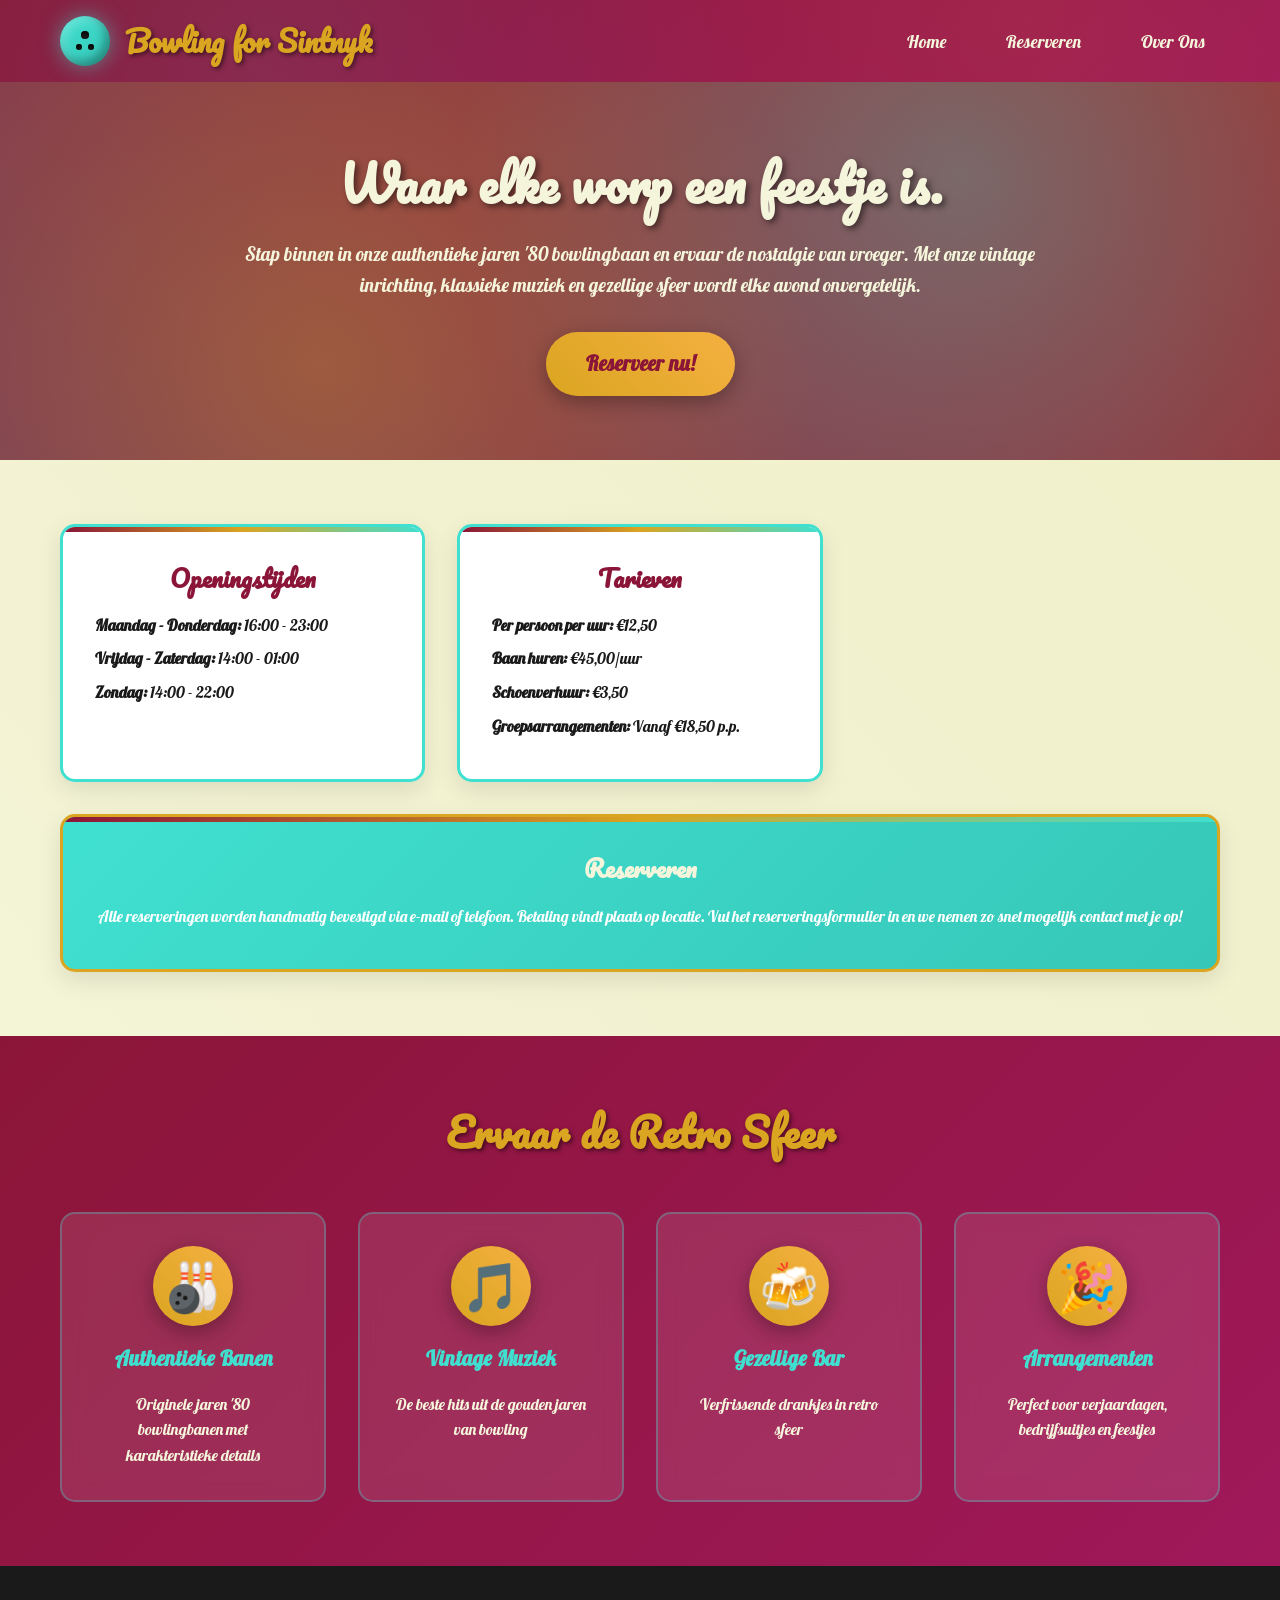
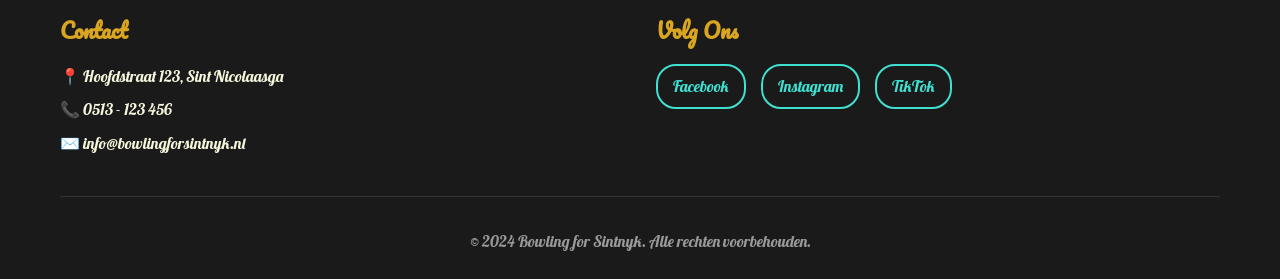
<file: index.html>
<!DOCTYPE html>
<html lang="nl">
<head>
    <meta charset="UTF-8">
    <meta name="viewport" content="width=device-width, initial-scale=1.0">
    <title>Bowling for Sintnyk - Waar elke worp een feestje is</title>
    <link rel="stylesheet" href="styles.css">
    <link href="https://fonts.googleapis.com/css2?family=Pacifico&family=Lobster:wght@400&display=swap" rel="stylesheet">
</head>
<body>
    <header class="header">
        <div class="container">
            <div class="logo">
                <div class="bowling-ball">
                    <div class="hole hole1"></div>
                    <div class="hole hole2"></div>
                    <div class="hole hole3"></div>
                </div>
                <h1 class="logo-text">Bowling for Sintnyk</h1>
            </div>
            <nav class="nav">
                <ul>
                    <li><a href="index.html">Home</a></li>
                    <li><a href="reserveren.html">Reserveren</a></li>
                    <li><a href="over-ons.html">Over Ons</a></li>
                </ul>
            </nav>
        </div>
    </header>

    <main>
        <section class="hero">
            <div class="container">
                <h2 class="slogan">Waar elke worp een feestje is.</h2>
                <p class="hero-text">
                    Stap binnen in onze authentieke jaren '80 bowlingbaan en ervaar de nostalgie van vroeger. 
                    Met onze vintage inrichting, klassieke muziek en gezellige sfeer wordt elke avond onvergetelijk.
                </p>
                <a href="reserveren.html" class="cta-button">Reserveer nu!</a>
            </div>
        </section>

        <section class="info-grid">
            <div class="container">
                <div class="info-card">
                    <h3>Openingstijden</h3>
                    <div class="hours">
                        <p><strong>Maandag - Donderdag:</strong> 16:00 - 23:00</p>
                        <p><strong>Vrijdag - Zaterdag:</strong> 14:00 - 01:00</p>
                        <p><strong>Zondag:</strong> 14:00 - 22:00</p>
                    </div>
                </div>

                <div class="info-card">
                    <h3>Tarieven</h3>
                    <div class="rates">
                        <p><strong>Per persoon per uur:</strong> €12,50</p>
                        <p><strong>Baan huren:</strong> €45,00/uur</p>
                        <p><strong>Schoenverhuur:</strong> €3,50</p>
                        <p><strong>Groepsarrangementen:</strong> Vanaf €18,50 p.p.</p>
                    </div>
                </div>

                <div class="info-card reservation-info">
                    <h3>Reserveren</h3>
                    <p>Alle reserveringen worden handmatig bevestigd via e-mail of telefoon. 
                    Betaling vindt plaats op locatie. Vul het reserveringsformulier in en 
                    we nemen zo snel mogelijk contact met je op!</p>
                </div>
            </div>
        </section>

        <section class="atmosphere">
            <div class="container">
                <h3>Ervaar de Retro Sfeer</h3>
                <div class="atmosphere-grid">
                    <div class="atmosphere-item">
                        <div class="retro-box">🎳</div>
                        <h4>Authentieke Banen</h4>
                        <p>Originele jaren '80 bowlingbanen met karakteristieke details</p>
                    </div>
                    <div class="atmosphere-item">
                        <div class="retro-box">🎵</div>
                        <h4>Vintage Muziek</h4>
                        <p>De beste hits uit de gouden jaren van bowling</p>
                    </div>
                    <div class="atmosphere-item">
                        <div class="retro-box">🍻</div>
                        <h4>Gezellige Bar</h4>
                        <p>Verfrissende drankjes in retro sfeer</p>
                    </div>
                    <div class="atmosphere-item">
                        <div class="retro-box">🎉</div>
                        <h4>Arrangementen</h4>
                        <p>Perfect voor verjaardagen, bedrijfsuitjes en feestjes</p>
                    </div>
                </div>
            </div>
        </section>
    </main>

    <footer class="footer">
        <div class="container">
            <div class="footer-content">
                <div class="contact-info">
                    <h4>Contact</h4>
                    <p>📍 Hoofdstraat 123, Sint Nicolaasga</p>
                    <p>📞 0513 - 123 456</p>
                    <p>✉️ info@bowlingforsintnyk.nl</p>
                </div>
                <div class="social-media">
                    <h4>Volg Ons</h4>
                    <div class="social-links">
                        <a href="#" class="social-link">Facebook</a>
                        <a href="#" class="social-link">Instagram</a>
                        <a href="#" class="social-link">TikTok</a>
                    </div>
                </div>
            </div>
            <div class="footer-bottom">
                <p>&copy; 2024 Bowling for Sintnyk. Alle rechten voorbehouden.</p>
            </div>
        </div>
    </footer>
</body>
</html>
</file>
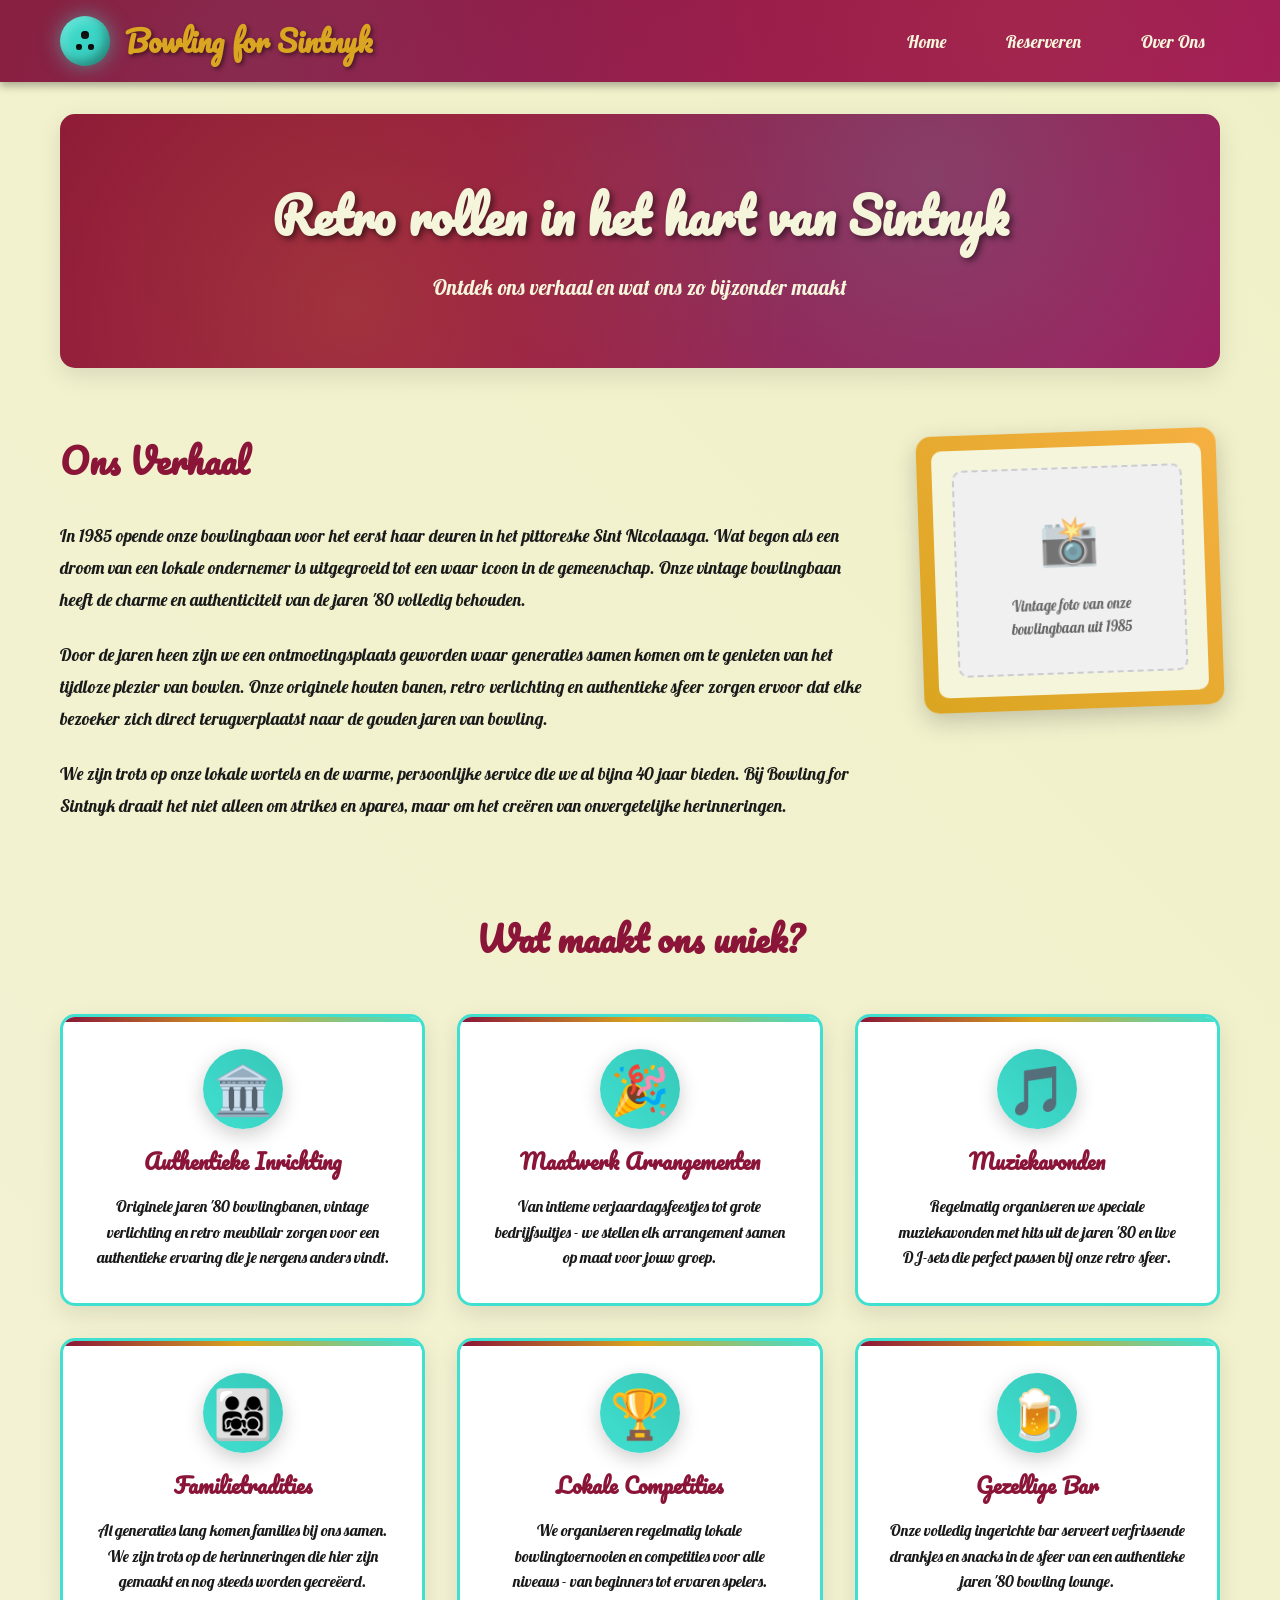
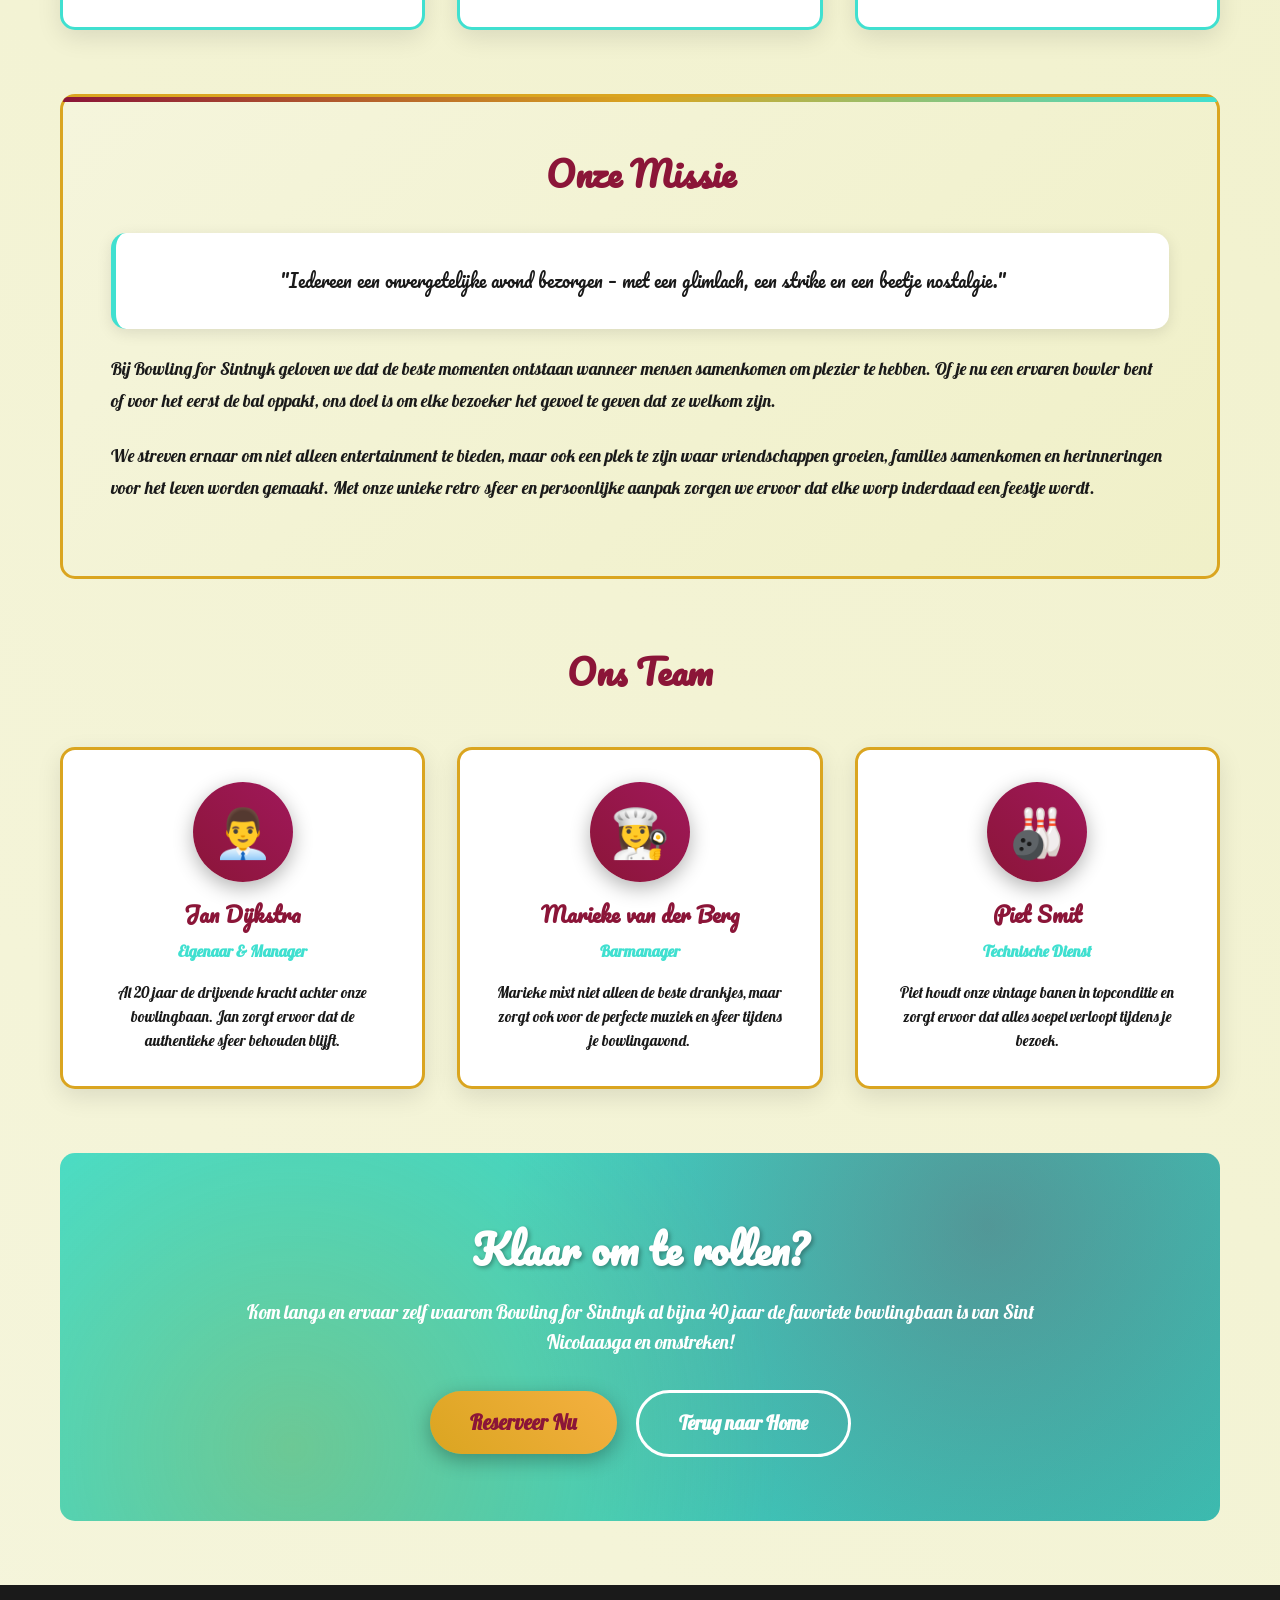
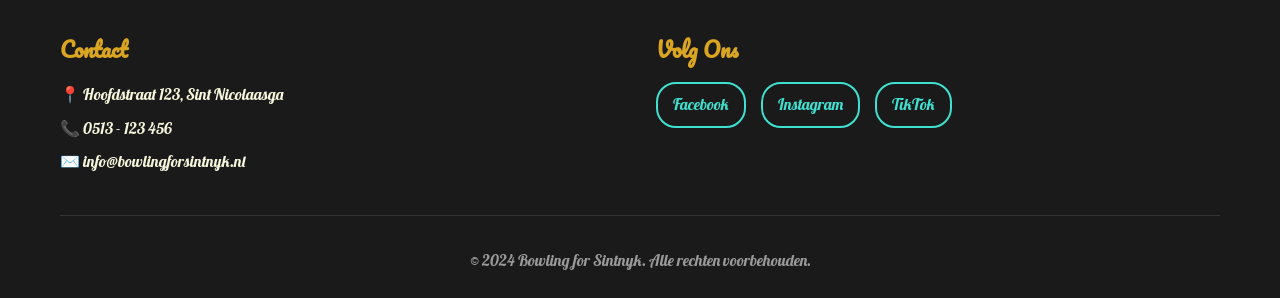
<file: over-ons.html>
<!DOCTYPE html>
<html lang="nl">
<head>
    <meta charset="UTF-8">
    <meta name="viewport" content="width=device-width, initial-scale=1.0">
    <title>Over Ons - Bowling for Sintnyk</title>
    <link rel="stylesheet" href="styles.css">
    <link rel="stylesheet" href="about.css">
    <link href="https://fonts.googleapis.com/css2?family=Pacifico&family=Lobster:wght@400&display=swap" rel="stylesheet">
</head>
<body>
    <header class="header">
        <div class="container">
            <div class="logo">
                <div class="bowling-ball">
                    <div class="hole hole1"></div>
                    <div class="hole hole2"></div>
                    <div class="hole hole3"></div>
                </div>
                <h1 class="logo-text">Bowling for Sintnyk</h1>
            </div>
            <nav class="nav">
                <ul>
                    <li><a href="index.html">Home</a></li>
                    <li><a href="reserveren.html">Reserveren</a></li>
                    <li><a href="over-ons.html" class="active">Over Ons</a></li>
                </ul>
            </nav>
        </div>
    </header>

    <main class="main-content">
        <div class="container">
            <section class="about-hero">
                <h2>Retro rollen in het hart van Sintnyk</h2>
                <p class="subtitle">Ontdek ons verhaal en wat ons zo bijzonder maakt</p>
            </section>

            <section class="story-section">
                <div class="story-content">
                    <div class="story-text">
                        <h3>Ons Verhaal</h3>
                        <p>
                            In 1985 opende onze bowlingbaan voor het eerst haar deuren in het pittoreske 
                            Sint Nicolaasga. Wat begon als een droom van een lokale ondernemer is uitgegroeid 
                            tot een waar icoon in de gemeenschap. Onze vintage bowlingbaan heeft de charme 
                            en authenticiteit van de jaren '80 volledig behouden.
                        </p>
                        <p>
                            Door de jaren heen zijn we een ontmoetingsplaats geworden waar generaties 
                            samen komen om te genieten van het tijdloze plezier van bowlen. Onze originele 
                            houten banen, retro verlichting en authentieke sfeer zorgen ervoor dat elke 
                            bezoeker zich direct terugverplaatst naar de gouden jaren van bowling.
                        </p>
                        <p>
                            We zijn trots op onze lokale wortels en de warme, persoonlijke service die 
                            we al bijna 40 jaar bieden. Bij Bowling for Sintnyk draait het niet alleen 
                            om strikes en spares, maar om het creëren van onvergetelijke herinneringen.
                        </p>
                    </div>
                    <div class="story-visual">
                        <div class="retro-frame">
                            <div class="vintage-photo">
                                <div class="photo-placeholder">
                                    <span class="photo-icon">📸</span>
                                    <p>Vintage foto van onze bowlingbaan uit 1985</p>
                                </div>
                            </div>
                        </div>
                    </div>
                </div>
            </section>

            <section class="unique-features">
                <h3>Wat maakt ons uniek?</h3>
                <div class="features-grid">
                    <div class="feature-card">
                        <div class="feature-icon">🏛️</div>
                        <h4>Authentieke Inrichting</h4>
                        <p>Originele jaren '80 bowlingbanen, vintage verlichting en retro meubilair 
                        zorgen voor een authentieke ervaring die je nergens anders vindt.</p>
                    </div>
                    
                    <div class="feature-card">
                        <div class="feature-icon">🎉</div>
                        <h4>Maatwerk Arrangementen</h4>
                        <p>Van intieme verjaardagsfeestjes tot grote bedrijfsuitjes - we stellen 
                        elk arrangement samen op maat voor jouw groep.</p>
                    </div>
                    
                    <div class="feature-card">
                        <div class="feature-icon">🎵</div>
                        <h4>Muziekavonden</h4>
                        <p>Regelmatig organiseren we speciale muziekavonden met hits uit de jaren '80 
                        en live DJ-sets die perfect passen bij onze retro sfeer.</p>
                    </div>
                    
                    <div class="feature-card">
                        <div class="feature-icon">👨‍👩‍👧‍👦</div>
                        <h4>Familietradities</h4>
                        <p>Al generaties lang komen families bij ons samen. We zijn trots op de 
                        herinneringen die hier zijn gemaakt en nog steeds worden gecreëerd.</p>
                    </div>
                    
                    <div class="feature-card">
                        <div class="feature-icon">🏆</div>
                        <h4>Lokale Competities</h4>
                        <p>We organiseren regelmatig lokale bowlingtoernooien en competities 
                        voor alle niveaus - van beginners tot ervaren spelers.</p>
                    </div>
                    
                    <div class="feature-card">
                        <div class="feature-icon">🍺</div>
                        <h4>Gezellige Bar</h4>
                        <p>Onze volledig ingerichte bar serveert verfrissende drankjes en snacks 
                        in de sfeer van een authentieke jaren '80 bowling lounge.</p>
                    </div>
                </div>
            </section>

            <section class="mission-section">
                <div class="mission-content">
                    <h3>Onze Missie</h3>
                    <div class="mission-text">
                        <p class="mission-statement">
                            "Iedereen een onvergetelijke avond bezorgen – met een glimlach, 
                            een strike en een beetje nostalgie."
                        </p>
                        <p>
                            Bij Bowling for Sintnyk geloven we dat de beste momenten ontstaan 
                            wanneer mensen samenkomen om plezier te hebben. Of je nu een 
                            ervaren bowler bent of voor het eerst de bal oppakt, ons doel 
                            is om elke bezoeker het gevoel te geven dat ze welkom zijn.
                        </p>
                        <p>
                            We streven ernaar om niet alleen entertainment te bieden, maar 
                            ook een plek te zijn waar vriendschappen groeien, families 
                            samenkomen en herinneringen voor het leven worden gemaakt. 
                            Met onze unieke retro sfeer en persoonlijke aanpak zorgen 
                            we ervoor dat elke worp inderdaad een feestje wordt.
                        </p>
                    </div>
                </div>
            </section>

            <section class="team-section">
                <h3>Ons Team</h3>
                <div class="team-grid">
                    <div class="team-member">
                        <div class="member-photo">
                            <span class="member-icon">👨‍💼</span>
                        </div>
                        <h4>Jan Dijkstra</h4>
                        <p class="role">Eigenaar & Manager</p>
                        <p>Al 20 jaar de drijvende kracht achter onze bowlingbaan. 
                        Jan zorgt ervoor dat de authentieke sfeer behouden blijft.</p>
                    </div>
                    
                    <div class="team-member">
                        <div class="member-photo">
                            <span class="member-icon">👩‍🍳</span>
                        </div>
                        <h4>Marieke van der Berg</h4>
                        <p class="role">Barmanager</p>
                        <p>Marieke mixt niet alleen de beste drankjes, maar zorgt ook 
                        voor de perfecte muziek en sfeer tijdens je bowlingavond.</p>
                    </div>
                    
                    <div class="team-member">
                        <div class="member-photo">
                            <span class="member-icon">🎳</span>
                        </div>
                        <h4>Piet Smit</h4>
                        <p class="role">Technische Dienst</p>
                        <p>Piet houdt onze vintage banen in topconditie en zorgt ervoor 
                        dat alles soepel verloopt tijdens je bezoek.</p>
                    </div>
                </div>
            </section>

            <section class="call-to-action">
                <div class="cta-content">
                    <h3>Klaar om te rollen?</h3>
                    <p>Kom langs en ervaar zelf waarom Bowling for Sintnyk al bijna 40 jaar 
                    de favoriete bowlingbaan is van Sint Nicolaasga en omstreken!</p>
                    <a href="reserveren.html" class="cta-button">Reserveer Nu</a>
                    <a href="index.html" class="secondary-button">Terug naar Home</a>
                </div>
            </section>
        </div>
    </main>

    <footer class="footer">
        <div class="container">
            <div class="footer-content">
                <div class="contact-info">
                    <h4>Contact</h4>
                    <p>📍 Hoofdstraat 123, Sint Nicolaasga</p>
                    <p>📞 0513 - 123 456</p>
                    <p>✉️ info@bowlingforsintnyk.nl</p>
                </div>
                <div class="social-media">
                    <h4>Volg Ons</h4>
                    <div class="social-links">
                        <a href="#" class="social-link">Facebook</a>
                        <a href="#" class="social-link">Instagram</a>
                        <a href="#" class="social-link">TikTok</a>
                    </div>
                </div>
            </div>
            <div class="footer-bottom">
                <p>&copy; 2024 Bowling for Sintnyk. Alle rechten voorbehouden.</p>
            </div>
        </div>
    </footer>
</body>
</html>
</file>
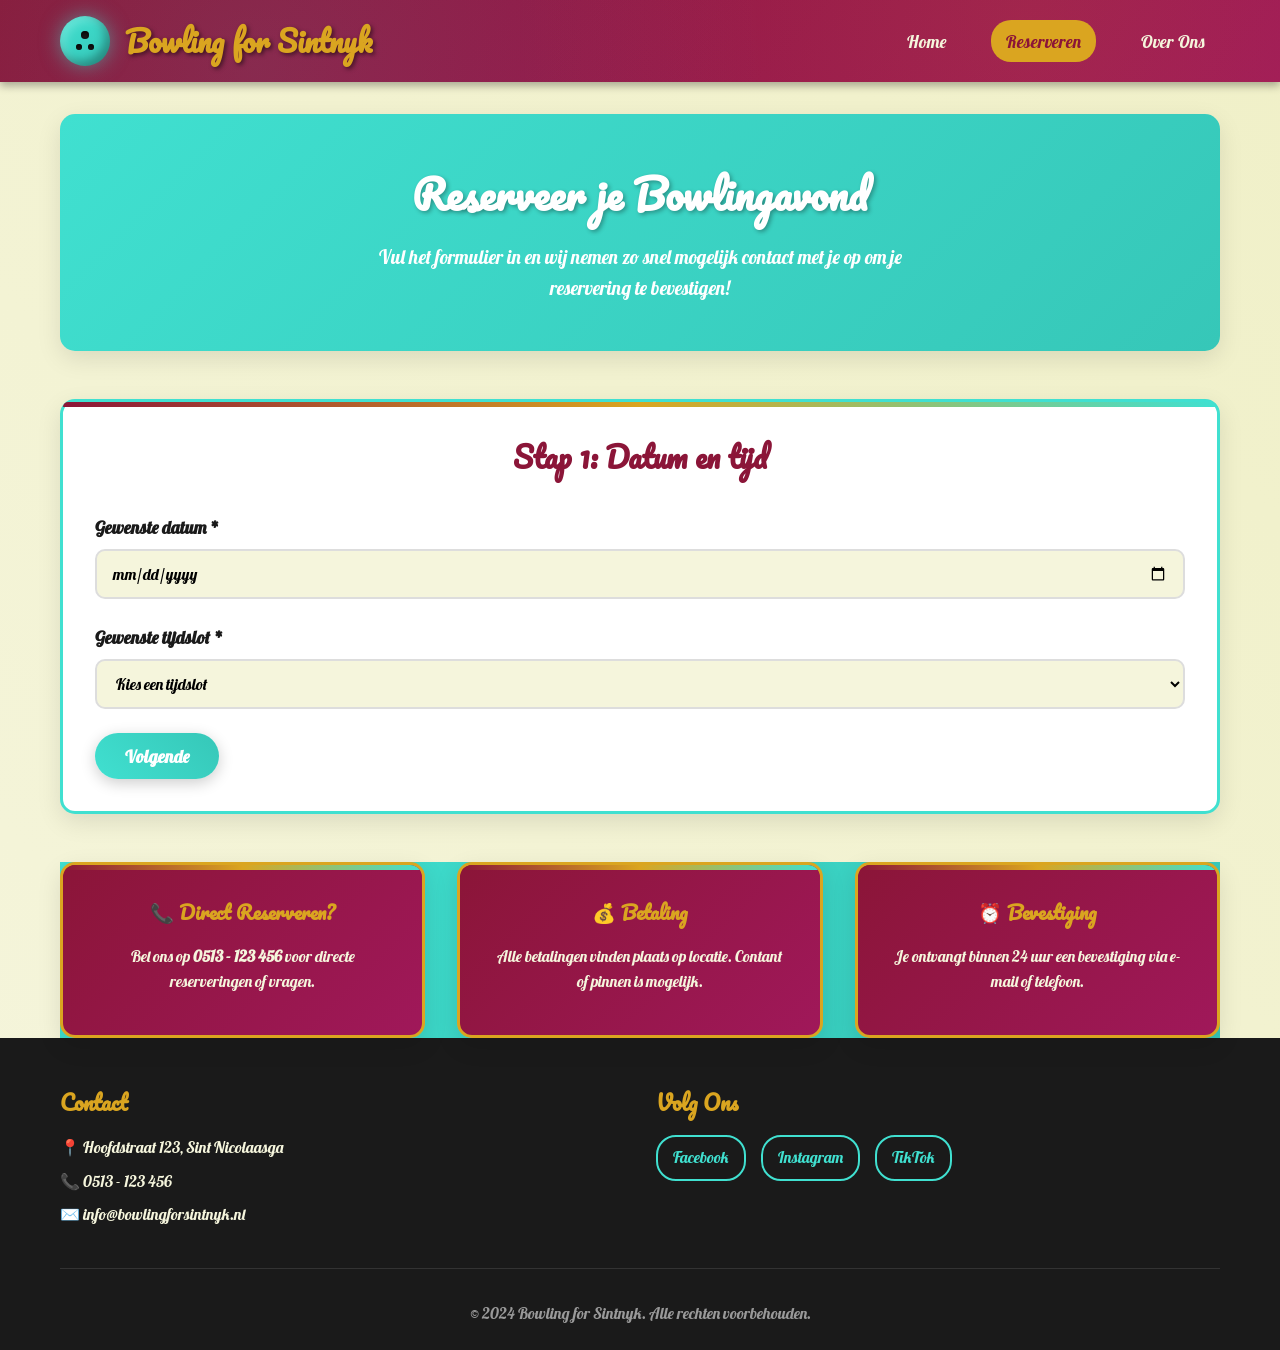
<file: reserveren.html>
<!DOCTYPE html>
<html lang="nl">
<head>
    <meta charset="UTF-8">
    <meta name="viewport" content="width=device-width, initial-scale=1.0">
    <title>Reserveren - Bowling for Sintnyk</title>
    <link rel="stylesheet" href="styles.css">
    <link rel="stylesheet" href="reservation.css">
    <link href="https://fonts.googleapis.com/css2?family=Pacifico&family=Lobster:wght@400&display=swap" rel="stylesheet">
</head>
<body>
    <header class="header">
        <div class="container">
            <div class="logo">
                <div class="bowling-ball">
                    <div class="hole hole1"></div>
                    <div class="hole hole2"></div>
                    <div class="hole hole3"></div>
                </div>
                <h1 class="logo-text">Bowling for Sintnyk</h1>
            </div>
            <nav class="nav">
                <ul>
                    <li><a href="index.html">Home</a></li>
                    <li><a href="reserveren.html" class="active">Reserveren</a></li>
                    <li><a href="over-ons.html">Over Ons</a></li>
                </ul>
            </nav>
        </div>
    </header>

    <main class="main-content">
        <div class="container">
            <section class="reservation-hero">
                <h2>Reserveer je Bowlingavond</h2>
                <p>Vul het formulier in en wij nemen zo snel mogelijk contact met je op om je reservering te bevestigen!</p>
            </section>

            <section class="reservation-form-section">
                <form class="reservation-form" id="reservationForm">
                    <div class="form-step" id="step1">
                        <h3>Stap 1: Datum en tijd</h3>
                        
                        <div class="form-group">
                            <label for="date">Gewenste datum *</label>
                            <input type="date" id="date" name="date" required>
                        </div>

                        <div class="form-group">
                            <label for="time">Gewenste tijdslot *</label>
                            <select id="time" name="time" required>
                                <option value="">Kies een tijdslot</option>
                                <option value="16:00">16:00 - 17:00</option>
                                <option value="17:00">17:00 - 18:00</option>
                                <option value="18:00">18:00 - 19:00</option>
                                <option value="19:00">19:00 - 20:00</option>
                                <option value="20:00">20:00 - 21:00</option>
                                <option value="21:00">21:00 - 22:00</option>
                                <option value="22:00">22:00 - 23:00</option>
                            </select>
                        </div>

                        <button type="button" class="next-button" onclick="nextStep(2)">Volgende</button>
                    </div>

                    <div class="form-step" id="step2" style="display: none;">
                        <h3>Stap 2: Groep en banen</h3>
                        
                        <div class="form-group">
                            <label for="people">Aantal personen *</label>
                            <select id="people" name="people" required>
                                <option value="">Selecteer aantal personen</option>
                                <option value="1">1 persoon</option>
                                <option value="2">2 personen</option>
                                <option value="3">3 personen</option>
                                <option value="4">4 personen</option>
                                <option value="5">5 personen</option>
                                <option value="6">6 personen</option>
                                <option value="7">7 personen</option>
                                <option value="8">8 personen</option>
                                <option value="9-12">9-12 personen</option>
                                <option value="13-16">13-16 personen</option>
                                <option value="17+">Meer dan 16 personen</option>
                            </select>
                        </div>

                        <div class="form-group">
                            <label for="lanes">Gewenst aantal banen</label>
                            <select id="lanes" name="lanes">
                                <option value="1">1 baan</option>
                                <option value="2">2 banen</option>
                                <option value="3">3 banen</option>
                                <option value="4">4 banen</option>
                            </select>
                        </div>

                        <div class="form-buttons">
                            <button type="button" class="prev-button" onclick="prevStep(1)">Vorige</button>
                            <button type="button" class="next-button" onclick="nextStep(3)">Volgende</button>
                        </div>
                    </div>

                    <div class="form-step" id="step3" style="display: none;">
                        <h3>Stap 3: Arrangement (optioneel)</h3>
                        
                        <div class="form-group">
                            <label>Kies een arrangement</label>
                            <div class="arrangement-options">
                                <label class="arrangement-option">
                                    <input type="radio" name="arrangement" value="basic">
                                    <div class="arrangement-card">
                                        <h4>Basis Pakket</h4>
                                        <p>2 uur bowlen + schoenverhuur</p>
                                        <span class="price">€18,50 p.p.</span>
                                    </div>
                                </label>
                                
                                <label class="arrangement-option">
                                    <input type="radio" name="arrangement" value="deluxe">
                                    <div class="arrangement-card">
                                        <h4>Deluxe Pakket</h4>
                                        <p>2 uur bowlen + schoenverhuur + hapjes</p>
                                        <span class="price">€24,50 p.p.</span>
                                    </div>
                                </label>
                                
                                <label class="arrangement-option">
                                    <input type="radio" name="arrangement" value="party">
                                    <div class="arrangement-card">
                                        <h4>Party Pakket</h4>
                                        <p>3 uur bowlen + schoenverhuur + diner + drankjes</p>
                                        <span class="price">€39,50 p.p.</span>
                                    </div>
                                </label>
                                
                                <label class="arrangement-option">
                                    <input type="radio" name="arrangement" value="none" checked>
                                    <div class="arrangement-card">
                                        <h4>Geen arrangement</h4>
                                        <p>Alleen bowlen, betaling per uur</p>
                                        <span class="price">Standaard tarieven</span>
                                    </div>
                                </label>
                            </div>
                        </div>

                        <div class="form-buttons">
                            <button type="button" class="prev-button" onclick="prevStep(2)">Vorige</button>
                            <button type="button" class="next-button" onclick="nextStep(4)">Volgende</button>
                        </div>
                    </div>

                    <div class="form-step" id="step4" style="display: none;">
                        <h3>Stap 4: Contactgegevens</h3>
                        
                        <div class="form-group">
                            <label for="name">Naam *</label>
                            <input type="text" id="name" name="name" required>
                        </div>

                        <div class="form-group">
                            <label for="email">E-mailadres *</label>
                            <input type="email" id="email" name="email" required>
                        </div>

                        <div class="form-group">
                            <label for="phone">Telefoonnummer *</label>
                            <input type="tel" id="phone" name="phone" required>
                        </div>

                        <div class="form-group">
                            <label for="comments">Opmerkingen</label>
                            <textarea id="comments" name="comments" rows="4" placeholder="Bijzondere wensen, vragen of opmerkingen..."></textarea>
                        </div>

                        <div class="form-buttons">
                            <button type="button" class="prev-button" onclick="prevStep(3)">Vorige</button>
                            <button type="submit" class="submit-button">Reservering Versturen</button>
                        </div>
                    </div>

                    <div class="form-step confirmation" id="confirmation" style="display: none;">
                        <div class="success-message">
                            <div class="success-icon">🎳</div>
                            <h3>Strike! Je reservering is ontvangen.</h3>
                            <p>We nemen snel contact met je op om alles te bevestigen.</p>
                            <p><strong>Vergeet niet:</strong> De betaling vindt plaats op locatie.</p>
                            <a href="index.html" class="home-button">Terug naar Home</a>
                        </div>
                    </div>
                </form>
            </section>

            <section class="reservation-info">
                <div class="info-cards">
                    <div class="info-card">
                        <h4>📞 Direct Reserveren?</h4>
                        <p>Bel ons op <strong>0513 - 123 456</strong> voor directe reserveringen of vragen.</p>
                    </div>
                    <div class="info-card">
                        <h4>💰 Betaling</h4>
                        <p>Alle betalingen vinden plaats op locatie. Contant of pinnen is mogelijk.</p>
                    </div>
                    <div class="info-card">
                        <h4>⏰ Bevestiging</h4>
                        <p>Je ontvangt binnen 24 uur een bevestiging via e-mail of telefoon.</p>
                    </div>
                </div>
            </section>
        </div>
    </main>

    <footer class="footer">
        <div class="container">
            <div class="footer-content">
                <div class="contact-info">
                    <h4>Contact</h4>
                    <p>📍 Hoofdstraat 123, Sint Nicolaasga</p>
                    <p>📞 0513 - 123 456</p>
                    <p>✉️ info@bowlingforsintnyk.nl</p>
                </div>
                <div class="social-media">
                    <h4>Volg Ons</h4>
                    <div class="social-links">
                        <a href="#" class="social-link">Facebook</a>
                        <a href="#" class="social-link">Instagram</a>
                        <a href="#" class="social-link">TikTok</a>
                    </div>
                </div>
            </div>
            <div class="footer-bottom">
                <p>&copy; 2024 Bowling for Sintnyk. Alle rechten voorbehouden.</p>
            </div>
        </div>
    </footer>

    <script>
        // Set minimum date to today
        document.getElementById('date').min = new Date().toISOString().split('T')[0];

        function nextStep(step) {
            // Hide current step
            document.querySelectorAll('.form-step').forEach(s => s.style.display = 'none');
            // Show next step
            document.getElementById('step' + step).style.display = 'block';
        }

        function prevStep(step) {
            // Hide current step
            document.querySelectorAll('.form-step').forEach(s => s.style.display = 'none');
            // Show previous step
            document.getElementById('step' + step).style.display = 'block';
        }

        // Form submission
        document.getElementById('reservationForm').addEventListener('submit', function(e) {
            e.preventDefault();
            
            // Simulate form submission
            setTimeout(() => {
                document.querySelectorAll('.form-step').forEach(s => s.style.display = 'none');
                document.getElementById('confirmation').style.display = 'block';
            }, 500);
        });

        // Update lanes based on people count
        document.getElementById('people').addEventListener('change', function() {
            const people = parseInt(this.value) || 0;
            const lanesSelect = document.getElementById('lanes');
            const recommendedLanes = Math.ceil(people / 4);
            
            if (recommendedLanes <= 4) {
                lanesSelect.value = recommendedLanes;
            }
        });
    </script>
</body>
</html>
</file>
<file: styles.css>
/* Bowling for Sintnyk - Vintage 80s Styling */

:root {
    --dark-red: #8B1538;
    --mustard-yellow: #DAA520;
    --turquoise: #40E0D0;
    --cream: #F5F5DC;
    --dark-cream: #F0F0C8;
    --black: #1a1a1a;
    --white: #ffffff;
}

* {
    margin: 0;
    padding: 0;
    box-sizing: border-box;
}

body {
    font-family: 'Lobster', cursive;
    background: linear-gradient(45deg, var(--cream) 0%, var(--dark-cream) 100%);
    color: var(--black);
    line-height: 1.6;
}

.container {
    max-width: 1200px;
    margin: 0 auto;
    padding: 0 20px;
}

/* Header Styles */
.header {
    background: linear-gradient(135deg, var(--dark-red) 0%, #A0185A 100%);
    color: var(--cream);
    padding: 1rem 0;
    box-shadow: 0 4px 8px rgba(0,0,0,0.3);
    position: relative;
    overflow: hidden;
}

.header::before {
    content: '';
    position: absolute;
    top: 0;
    left: 0;
    right: 0;
    bottom: 0;
    background: 
        radial-gradient(circle at 20% 80%, rgba(64, 224, 208, 0.1) 0%, transparent 50%),
        radial-gradient(circle at 80% 20%, rgba(218, 165, 32, 0.1) 0%, transparent 50%);
    pointer-events: none;
}

.header .container {
    display: flex;
    justify-content: space-between;
    align-items: center;
    position: relative;
    z-index: 1;
}

.logo {
    display: flex;
    align-items: center;
    gap: 15px;
}

.bowling-ball {
    width: 50px;
    height: 50px;
    background: linear-gradient(145deg, var(--turquoise), #36C7B8);
    border-radius: 50%;
    position: relative;
    box-shadow: 
        inset -5px -5px 10px rgba(0,0,0,0.3),
        inset 5px 5px 10px rgba(255,255,255,0.2),
        0 0 20px rgba(64, 224, 208, 0.5);
    animation: glow 2s ease-in-out infinite alternate;
}

@keyframes glow {
    from { box-shadow: inset -5px -5px 10px rgba(0,0,0,0.3), inset 5px 5px 10px rgba(255,255,255,0.2), 0 0 20px rgba(64, 224, 208, 0.5); }
    to { box-shadow: inset -5px -5px 10px rgba(0,0,0,0.3), inset 5px 5px 10px rgba(255,255,255,0.2), 0 0 30px rgba(64, 224, 208, 0.8); }
}

.hole {
    position: absolute;
    background: var(--black);
    border-radius: 50%;
    box-shadow: inset 0 2px 4px rgba(0,0,0,0.8);
}

.hole1 { width: 8px; height: 8px; top: 15px; left: 21px; }
.hole2 { width: 6px; height: 6px; top: 28px; left: 16px; }
.hole3 { width: 6px; height: 6px; top: 28px; right: 16px; }

.logo-text {
    font-family: 'Pacifico', cursive;
    font-size: 1.8rem;
    color: var(--mustard-yellow);
    text-shadow: 2px 2px 4px rgba(0,0,0,0.5);
}

.nav ul {
    display: flex;
    list-style: none;
    gap: 30px;
}

.nav a {
    color: var(--cream);
    text-decoration: none;
    font-size: 1.1rem;
    transition: all 0.3s ease;
    padding: 10px 15px;
    border-radius: 20px;
}

.nav a:hover {
    background: var(--mustard-yellow);
    color: var(--dark-red);
    transform: translateY(-2px);
    box-shadow: 0 4px 8px rgba(0,0,0,0.3);
}

/* Hero Section */
.hero {
    background: 
        linear-gradient(rgba(139, 21, 56, 0.8), rgba(139, 21, 56, 0.8)),
        linear-gradient(45deg, var(--turquoise) 0%, var(--mustard-yellow) 100%);
    color: var(--cream);
    padding: 4rem 0;
    text-align: center;
    position: relative;
    overflow: hidden;
}

.hero::before {
    content: '';
    position: absolute;
    top: 0;
    left: 0;
    right: 0;
    bottom: 0;
    background: 
        radial-gradient(circle at 25% 75%, rgba(218, 165, 32, 0.3) 0%, transparent 50%),
        radial-gradient(circle at 75% 25%, rgba(64, 224, 208, 0.3) 0%, transparent 50%);
    animation: float 6s ease-in-out infinite alternate;
}

@keyframes float {
    from { transform: translateY(0px); }
    to { transform: translateY(-10px); }
}

.slogan {
    font-family: 'Pacifico', cursive;
    font-size: 3rem;
    margin-bottom: 1rem;
    text-shadow: 3px 3px 6px rgba(0,0,0,0.5);
    position: relative;
    z-index: 1;
}

.hero-text {
    font-size: 1.2rem;
    margin-bottom: 2rem;
    max-width: 800px;
    margin-left: auto;
    margin-right: auto;
    position: relative;
    z-index: 1;
}

.cta-button {
    display: inline-block;
    background: linear-gradient(45deg, var(--mustard-yellow), #F5B041);
    color: var(--dark-red);
    text-decoration: none;
    padding: 15px 40px;
    border-radius: 50px;
    font-size: 1.3rem;
    font-weight: bold;
    transition: all 0.3s ease;
    box-shadow: 0 6px 20px rgba(0,0,0,0.3);
    position: relative;
    z-index: 1;
    text-shadow: none;
}

.cta-button:hover {
    transform: translateY(-3px);
    box-shadow: 0 8px 25px rgba(0,0,0,0.4);
    background: linear-gradient(45deg, #F5B041, var(--mustard-yellow));
}

/* Info Grid */
.info-grid {
    padding: 4rem 0;
}

.info-grid .container {
    display: grid;
    grid-template-columns: repeat(auto-fit, minmax(300px, 1fr));
    gap: 2rem;
}

.info-card {
    background: var(--white);
    padding: 2rem;
    border-radius: 15px;
    box-shadow: 0 8px 25px rgba(0,0,0,0.1);
    border: 3px solid var(--turquoise);
    position: relative;
    overflow: hidden;
}

.info-card::before {
    content: '';
    position: absolute;
    top: 0;
    left: 0;
    right: 0;
    height: 5px;
    background: linear-gradient(90deg, var(--dark-red), var(--mustard-yellow), var(--turquoise));
}

.info-card h3 {
    font-family: 'Pacifico', cursive;
    color: var(--dark-red);
    font-size: 1.5rem;
    margin-bottom: 1rem;
    text-align: center;
}

.info-card p {
    margin-bottom: 0.5rem;
    font-size: 1rem;
}

.reservation-info {
    grid-column: 1 / -1;
    text-align: center;
    background: linear-gradient(135deg, var(--turquoise), #36C7B8);
    color: var(--white);
    border-color: var(--mustard-yellow);
}

.reservation-info h3 {
    color: var(--cream);
}

/* Atmosphere Section */
.atmosphere {
    background: linear-gradient(135deg, var(--dark-red), #A0185A);
    color: var(--cream);
    padding: 4rem 0;
}

.atmosphere h3 {
    font-family: 'Pacifico', cursive;
    text-align: center;
    font-size: 2.5rem;
    margin-bottom: 3rem;
    color: var(--mustard-yellow);
    text-shadow: 2px 2px 4px rgba(0,0,0,0.5);
}

.atmosphere-grid {
    display: grid;
    grid-template-columns: repeat(auto-fit, minmax(250px, 1fr));
    gap: 2rem;
}

.atmosphere-item {
    text-align: center;
    padding: 2rem;
    background: rgba(255,255,255,0.1);
    border-radius: 15px;
    backdrop-filter: blur(10px);
    border: 2px solid rgba(64, 224, 208, 0.3);
    transition: all 0.3s ease;
}

.atmosphere-item:hover {
    transform: translateY(-5px);
    background: rgba(255,255,255,0.2);
    border-color: var(--turquoise);
}

.retro-box {
    font-size: 3rem;
    margin-bottom: 1rem;
    width: 80px;
    height: 80px;
    background: linear-gradient(45deg, var(--mustard-yellow), #F5B041);
    border-radius: 50%;
    display: flex;
    align-items: center;
    justify-content: center;
    margin: 0 auto 1rem;
    box-shadow: 0 6px 20px rgba(0,0,0,0.3);
}

.atmosphere-item h4 {
    font-size: 1.3rem;
    margin-bottom: 1rem;
    color: var(--turquoise);
}

.atmosphere-item p {
    font-size: 1rem;
}

/* Footer */
.footer {
    background: var(--black);
    color: var(--cream);
    padding: 3rem 0 1rem;
}

.footer-content {
    display: grid;
    grid-template-columns: repeat(auto-fit, minmax(250px, 1fr));
    gap: 2rem;
    margin-bottom: 2rem;
}

.footer h4 {
    font-family: 'Pacifico', cursive;
    color: var(--mustard-yellow);
    margin-bottom: 1rem;
    font-size: 1.3rem;
}

.footer p {
    margin-bottom: 0.5rem;
}

.social-links {
    display: flex;
    gap: 15px;
    flex-wrap: wrap;
}

.social-link {
    color: var(--turquoise);
    text-decoration: none;
    padding: 8px 15px;
    border: 2px solid var(--turquoise);
    border-radius: 20px;
    transition: all 0.3s ease;
}

.social-link:hover {
    background: var(--turquoise);
    color: var(--black);
}

.footer-bottom {
    text-align: center;
    padding-top: 2rem;
    border-top: 1px solid #333;
    color: #999;
}

/* Responsive Design */
@media (max-width: 768px) {
    .header .container {
        flex-direction: column;
        gap: 1rem;
    }
    
    .nav ul {
        gap: 15px;
    }
    
    .slogan {
        font-size: 2rem;
    }
    
    .logo-text {
        font-size: 1.4rem;
    }
    
    .info-grid .container {
        grid-template-columns: 1fr;
    }
    
    .atmosphere-grid {
        grid-template-columns: repeat(auto-fit, minmax(200px, 1fr));
    }
}

@media (max-width: 480px) {
    .slogan {
        font-size: 1.8rem;
    }
    
    .hero-text {
        font-size: 1rem;
    }
    
    .cta-button {
        padding: 12px 30px;
        font-size: 1.1rem;
    }
}
</file>
<file: about.css>
/* About Us Page Specific Styles */

.main-content {
    padding-top: 2rem;
    padding-bottom: 2rem;
}

.about-hero {
    background: linear-gradient(135deg, var(--dark-red), #A0185A);
    color: var(--cream);
    padding: 4rem 0;
    text-align: center;
    border-radius: 15px;
    margin-bottom: 4rem;
    box-shadow: 0 8px 25px rgba(0,0,0,0.1);
    position: relative;
    overflow: hidden;
}

.about-hero::before {
    content: '';
    position: absolute;
    top: 0;
    left: 0;
    right: 0;
    bottom: 0;
    background: 
        radial-gradient(circle at 25% 75%, rgba(218, 165, 32, 0.2) 0%, transparent 50%),
        radial-gradient(circle at 75% 25%, rgba(64, 224, 208, 0.2) 0%, transparent 50%);
    animation: float 6s ease-in-out infinite alternate;
}

.about-hero h2 {
    font-family: 'Pacifico', cursive;
    font-size: 3rem;
    margin-bottom: 1rem;
    text-shadow: 3px 3px 6px rgba(0,0,0,0.5);
    position: relative;
    z-index: 1;
}

.subtitle {
    font-size: 1.3rem;
    max-width: 600px;
    margin: 0 auto;
    position: relative;
    z-index: 1;
}

/* Story Section */
.story-section {
    margin-bottom: 4rem;
}

.story-content {
    display: grid;
    grid-template-columns: 1fr 300px;
    gap: 3rem;
    align-items: start;
}

.story-text h3 {
    font-family: 'Pacifico', cursive;
    color: var(--dark-red);
    font-size: 2.2rem;
    margin-bottom: 2rem;
}

.story-text p {
    font-size: 1.1rem;
    line-height: 1.8;
    margin-bottom: 1.5rem;
    color: var(--black);
}

.retro-frame {
    background: linear-gradient(45deg, var(--mustard-yellow), #F5B041);
    padding: 15px;
    border-radius: 15px;
    box-shadow: 0 8px 25px rgba(0,0,0,0.2);
    transform: rotate(-2deg);
    position: sticky;
    top: 2rem;
}

.vintage-photo {
    background: var(--cream);
    border-radius: 10px;
    padding: 20px;
    text-align: center;
}

.photo-placeholder {
    background: #f0f0f0;
    border: 2px dashed #ccc;
    border-radius: 10px;
    padding: 2rem;
    min-height: 200px;
    display: flex;
    flex-direction: column;
    align-items: center;
    justify-content: center;
}

.photo-icon {
    font-size: 3rem;
    margin-bottom: 1rem;
    opacity: 0.6;
}

.photo-placeholder p {
    color: #666;
    font-size: 0.9rem;
    margin: 0;
}

/* Unique Features */
.unique-features {
    margin-bottom: 4rem;
}

.unique-features h3 {
    font-family: 'Pacifico', cursive;
    color: var(--dark-red);
    font-size: 2.2rem;
    text-align: center;
    margin-bottom: 3rem;
}

.features-grid {
    display: grid;
    grid-template-columns: repeat(auto-fit, minmax(300px, 1fr));
    gap: 2rem;
}

.feature-card {
    background: var(--white);
    padding: 2rem;
    border-radius: 15px;
    box-shadow: 0 8px 25px rgba(0,0,0,0.1);
    border: 3px solid var(--turquoise);
    text-align: center;
    transition: all 0.3s ease;
    position: relative;
    overflow: hidden;
}

.feature-card::before {
    content: '';
    position: absolute;
    top: 0;
    left: 0;
    right: 0;
    height: 5px;
    background: linear-gradient(90deg, var(--dark-red), var(--mustard-yellow), var(--turquoise));
}

.feature-card:hover {
    transform: translateY(-5px);
    box-shadow: 0 12px 30px rgba(0,0,0,0.2);
}

.feature-icon {
    font-size: 3rem;
    margin-bottom: 1rem;
    width: 80px;
    height: 80px;
    background: linear-gradient(45deg, var(--turquoise), #36C7B8);
    border-radius: 50%;
    display: flex;
    align-items: center;
    justify-content: center;
    margin: 0 auto 1rem;
    box-shadow: 0 6px 20px rgba(0,0,0,0.2);
}

.feature-card h4 {
    font-family: 'Pacifico', cursive;
    color: var(--dark-red);
    font-size: 1.3rem;
    margin-bottom: 1rem;
}

.feature-card p {
    font-size: 1rem;
    line-height: 1.6;
    color: var(--black);
}

/* Mission Section */
.mission-section {
    background: linear-gradient(135deg, var(--cream), var(--dark-cream));
    padding: 3rem;
    border-radius: 15px;
    margin-bottom: 4rem;
    border: 3px solid var(--mustard-yellow);
    position: relative;
}

.mission-section::before {
    content: '';
    position: absolute;
    top: 0;
    left: 0;
    right: 0;
    height: 5px;
    background: linear-gradient(90deg, var(--dark-red), var(--mustard-yellow), var(--turquoise));
    border-radius: 15px 15px 0 0;
}

.mission-content h3 {
    font-family: 'Pacifico', cursive;
    color: var(--dark-red);
    font-size: 2.2rem;
    text-align: center;
    margin-bottom: 2rem;
}

.mission-statement {
    font-family: 'Pacifico', cursive;
    font-size: 1.5rem;
    color: var(--turquoise);
    text-align: center;
    margin-bottom: 2rem;
    padding: 2rem;
    background: var(--white);
    border-radius: 15px;
    box-shadow: 0 4px 15px rgba(0,0,0,0.1);
    border-left: 5px solid var(--turquoise);
}

.mission-text p {
    font-size: 1.1rem;
    line-height: 1.8;
    margin-bottom: 1.5rem;
    color: var(--black);
}

/* Team Section */
.team-section {
    margin-bottom: 4rem;
}

.team-section h3 {
    font-family: 'Pacifico', cursive;
    color: var(--dark-red);
    font-size: 2.2rem;
    text-align: center;
    margin-bottom: 3rem;
}

.team-grid {
    display: grid;
    grid-template-columns: repeat(auto-fit, minmax(280px, 1fr));
    gap: 2rem;
}

.team-member {
    background: var(--white);
    padding: 2rem;
    border-radius: 15px;
    box-shadow: 0 8px 25px rgba(0,0,0,0.1);
    border: 3px solid var(--mustard-yellow);
    text-align: center;
    transition: all 0.3s ease;
}

.team-member:hover {
    transform: translateY(-5px);
    box-shadow: 0 12px 30px rgba(0,0,0,0.2);
}

.member-photo {
    width: 100px;
    height: 100px;
    background: linear-gradient(45deg, var(--dark-red), #A0185A);
    border-radius: 50%;
    display: flex;
    align-items: center;
    justify-content: center;
    margin: 0 auto 1rem;
    box-shadow: 0 6px 20px rgba(0,0,0,0.3);
}

.member-icon {
    font-size: 3rem;
}

.team-member h4 {
    font-family: 'Pacifico', cursive;
    color: var(--dark-red);
    font-size: 1.3rem;
    margin-bottom: 0.5rem;
}

.role {
    color: var(--turquoise);
    font-weight: bold;
    margin-bottom: 1rem;
    font-size: 1rem;
}

.team-member p:last-child {
    font-size: 0.95rem;
    line-height: 1.6;
    color: var(--black);
}

/* Call to Action */
.call-to-action {
    background: linear-gradient(135deg, var(--turquoise), #36C7B8);
    color: var(--white);
    padding: 4rem 0;
    text-align: center;
    border-radius: 15px;
    margin-bottom: 2rem;
    position: relative;
    overflow: hidden;
}

.call-to-action::before {
    content: '';
    position: absolute;
    top: 0;
    left: 0;
    right: 0;
    bottom: 0;
    background: 
        radial-gradient(circle at 20% 80%, rgba(218, 165, 32, 0.3) 0%, transparent 50%),
        radial-gradient(circle at 80% 20%, rgba(139, 21, 56, 0.3) 0%, transparent 50%);
}

.cta-content {
    position: relative;
    z-index: 1;
}

.cta-content h3 {
    font-family: 'Pacifico', cursive;
    font-size: 2.5rem;
    margin-bottom: 1rem;
    text-shadow: 2px 2px 4px rgba(0,0,0,0.3);
}

.cta-content p {
    font-size: 1.2rem;
    margin-bottom: 2rem;
    max-width: 800px;
    margin-left: auto;
    margin-right: auto;
}

.secondary-button {
    display: inline-block;
    background: transparent;
    color: var(--white);
    text-decoration: none;
    padding: 15px 40px;
    border: 3px solid var(--white);
    border-radius: 50px;
    font-size: 1.2rem;
    font-weight: bold;
    transition: all 0.3s ease;
    margin-left: 1rem;
}

.secondary-button:hover {
    background: var(--white);
    color: var(--turquoise);
    transform: translateY(-3px);
    box-shadow: 0 8px 25px rgba(0,0,0,0.2);
}

/* Responsive Design */
@media (max-width: 768px) {
    .about-hero h2 {
        font-size: 2.2rem;
    }
    
    .subtitle {
        font-size: 1.1rem;
    }
    
    .story-content {
        grid-template-columns: 1fr;
        gap: 2rem;
    }
    
    .retro-frame {
        transform: none;
        position: static;
    }
    
    .features-grid,
    .team-grid {
        grid-template-columns: 1fr;
    }
    
    .mission-section {
        padding: 2rem;
    }
    
    .mission-statement {
        font-size: 1.2rem;
        padding: 1.5rem;
    }
    
    .cta-content h3 {
        font-size: 2rem;
    }
    
    .secondary-button {
        margin-left: 0;
        margin-top: 1rem;
        display: block;
        width: fit-content;
        margin-left: auto;
        margin-right: auto;
    }
}

@media (max-width: 480px) {
    .story-text h3,
    .unique-features h3,
    .mission-content h3,
    .team-section h3 {
        font-size: 1.8rem;
    }
    
    .mission-section {
        padding: 1.5rem;
    }
    
    .feature-card,
    .team-member {
        padding: 1.5rem;
    }
}
</file>
<file: reservation.css>
/* Reservation Page Specific Styles */

.nav a.active {
    background: var(--mustard-yellow);
    color: var(--dark-red);
}

.main-content {
    padding-top: 2rem;
    min-height: calc(100vh - 200px);
}

.reservation-hero {
    background: linear-gradient(135deg, var(--turquoise), #36C7B8);
    color: var(--white);
    padding: 3rem 0;
    text-align: center;
    border-radius: 15px;
    margin-bottom: 3rem;
    box-shadow: 0 8px 25px rgba(0,0,0,0.1);
}

.reservation-hero h2 {
    font-family: 'Pacifico', cursive;
    font-size: 2.5rem;
    margin-bottom: 1rem;
    text-shadow: 2px 2px 4px rgba(0,0,0,0.3);
}

.reservation-hero p {
    font-size: 1.2rem;
    max-width: 600px;
    margin: 0 auto;
}

/* Form Styling */
.reservation-form-section {
    margin-bottom: 3rem;
}

.reservation-form {
    background: var(--white);
    border-radius: 15px;
    padding: 2rem;
    box-shadow: 0 8px 25px rgba(0,0,0,0.1);
    border: 3px solid var(--turquoise);
    position: relative;
}

.reservation-form::before {
    content: '';
    position: absolute;
    top: 0;
    left: 0;
    right: 0;
    height: 5px;
    background: linear-gradient(90deg, var(--dark-red), var(--mustard-yellow), var(--turquoise));
    border-radius: 15px 15px 0 0;
}

.form-step h3 {
    font-family: 'Pacifico', cursive;
    color: var(--dark-red);
    font-size: 1.8rem;
    margin-bottom: 2rem;
    text-align: center;
}

.form-group {
    margin-bottom: 1.5rem;
}

.form-group label {
    display: block;
    margin-bottom: 0.5rem;
    color: var(--black);
    font-weight: bold;
    font-size: 1.1rem;
}

.form-group input,
.form-group select,
.form-group textarea {
    width: 100%;
    padding: 12px 15px;
    border: 2px solid #ddd;
    border-radius: 10px;
    font-size: 1rem;
    font-family: 'Lobster', cursive;
    transition: all 0.3s ease;
    background: var(--cream);
}

.form-group input:focus,
.form-group select:focus,
.form-group textarea:focus {
    outline: none;
    border-color: var(--turquoise);
    background: var(--white);
    box-shadow: 0 0 0 3px rgba(64, 224, 208, 0.2);
}

.form-group textarea {
    resize: vertical;
    min-height: 100px;
}

/* Arrangement Options */
.arrangement-options {
    display: grid;
    grid-template-columns: repeat(auto-fit, minmax(250px, 1fr));
    gap: 1rem;
    margin-top: 1rem;
}

.arrangement-option {
    cursor: pointer;
}

.arrangement-option input[type="radio"] {
    display: none;
}

.arrangement-card {
    background: var(--cream);
    border: 3px solid #ddd;
    border-radius: 15px;
    padding: 1.5rem;
    text-align: center;
    transition: all 0.3s ease;
    height: 100%;
    display: flex;
    flex-direction: column;
    justify-content: space-between;
}

.arrangement-option input[type="radio"]:checked + .arrangement-card {
    border-color: var(--turquoise);
    background: linear-gradient(135deg, var(--turquoise), #36C7B8);
    color: var(--white);
    transform: translateY(-5px);
    box-shadow: 0 8px 25px rgba(0,0,0,0.2);
}

.arrangement-card h4 {
    font-family: 'Pacifico', cursive;
    font-size: 1.3rem;
    margin-bottom: 1rem;
    color: var(--dark-red);
}

.arrangement-option input[type="radio"]:checked + .arrangement-card h4 {
    color: var(--cream);
}

.arrangement-card p {
    margin-bottom: 1rem;
    font-size: 1rem;
}

.arrangement-card .price {
    font-weight: bold;
    font-size: 1.2rem;
    color: var(--mustard-yellow);
    background: rgba(0,0,0,0.1);
    padding: 5px 15px;
    border-radius: 20px;
    display: inline-block;
}

.arrangement-option input[type="radio"]:checked + .arrangement-card .price {
    background: rgba(255,255,255,0.2);
    color: var(--cream);
}

/* Form Buttons */
.form-buttons {
    display: flex;
    gap: 1rem;
    justify-content: center;
    margin-top: 2rem;
}

.next-button,
.prev-button,
.submit-button {
    padding: 12px 30px;
    border: none;
    border-radius: 25px;
    font-size: 1.1rem;
    font-weight: bold;
    cursor: pointer;
    transition: all 0.3s ease;
    font-family: 'Lobster', cursive;
}

.next-button,
.submit-button {
    background: linear-gradient(45deg, var(--turquoise), #36C7B8);
    color: var(--white);
    box-shadow: 0 4px 15px rgba(0,0,0,0.2);
}

.next-button:hover,
.submit-button:hover {
    transform: translateY(-2px);
    box-shadow: 0 6px 20px rgba(0,0,0,0.3);
}

.prev-button {
    background: linear-gradient(45deg, var(--mustard-yellow), #F5B041);
    color: var(--dark-red);
    box-shadow: 0 4px 15px rgba(0,0,0,0.2);
}

.prev-button:hover {
    transform: translateY(-2px);
    box-shadow: 0 6px 20px rgba(0,0,0,0.3);
}

/* Success Confirmation */
.confirmation {
    text-align: center;
}

.success-message {
    padding: 3rem 2rem;
}

.success-icon {
    font-size: 4rem;
    margin-bottom: 1rem;
}

.success-message h3 {
    color: var(--dark-red);
    margin-bottom: 1rem;
}

.success-message p {
    font-size: 1.1rem;
    margin-bottom: 1rem;
    max-width: 500px;
    margin-left: auto;
    margin-right: auto;
}

.home-button {
    display: inline-block;
    background: linear-gradient(45deg, var(--mustard-yellow), #F5B041);
    color: var(--dark-red);
    text-decoration: none;
    padding: 15px 40px;
    border-radius: 50px;
    font-size: 1.2rem;
    font-weight: bold;
    transition: all 0.3s ease;
    box-shadow: 0 6px 20px rgba(0,0,0,0.3);
    margin-top: 2rem;
}

.home-button:hover {
    transform: translateY(-3px);
    box-shadow: 0 8px 25px rgba(0,0,0,0.4);
}

/* Reservation Info Cards */
.reservation-info {
    margin-top: 3rem;
}

.info-cards {
    display: grid;
    grid-template-columns: repeat(auto-fit, minmax(300px, 1fr));
    gap: 2rem;
}

.reservation-info .info-card {
    background: linear-gradient(135deg, var(--dark-red), #A0185A);
    color: var(--cream);
    border-color: var(--mustard-yellow);
}

.reservation-info .info-card h4 {
    color: var(--mustard-yellow);
    font-family: 'Pacifico', cursive;
    font-size: 1.2rem;
    margin-bottom: 1rem;
}

/* Responsive Design */
@media (max-width: 768px) {
    .reservation-hero h2 {
        font-size: 2rem;
    }
    
    .reservation-hero p {
        font-size: 1rem;
    }
    
    .arrangement-options {
        grid-template-columns: 1fr;
    }
    
    .form-buttons {
        flex-direction: column;
        align-items: center;
    }
    
    .next-button,
    .prev-button,
    .submit-button {
        width: 200px;
    }
}

@media (max-width: 480px) {
    .reservation-form {
        padding: 1rem;
    }
    
    .form-step h3 {
        font-size: 1.5rem;
    }
    
    .success-icon {
        font-size: 3rem;
    }
    
    .home-button {
        padding: 12px 30px;
        font-size: 1.1rem;
    }
}
</file>
